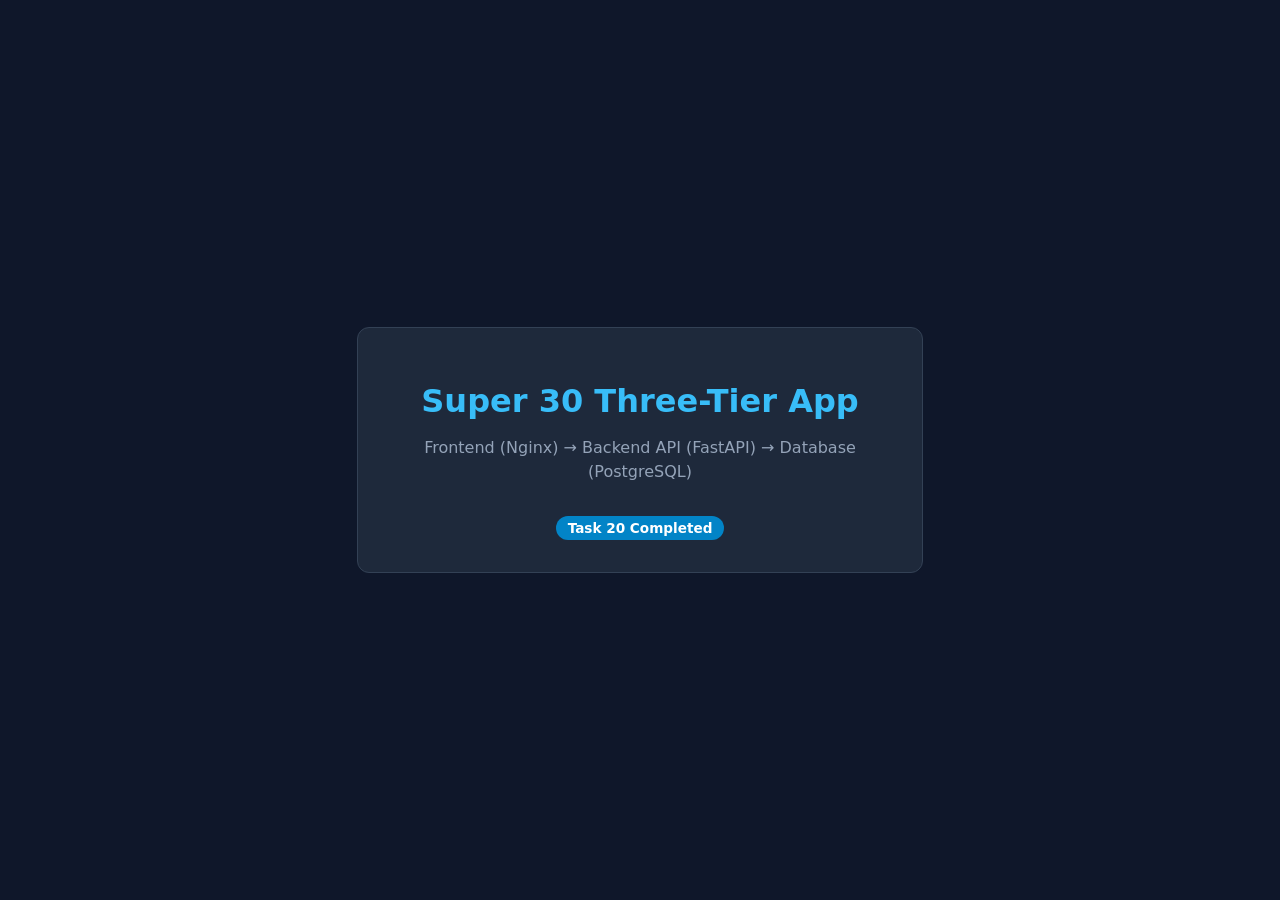
<file: task-20/frontend/index.html>
<!DOCTYPE html>
<html lang="en">
<head>
  <meta charset="UTF-8">
  <title>Three-Tier Docker Architecture Demo</title>
  <style>
    body {
      font-family: system-ui, -apple-system, sans-serif;
      background: #0f172a;
      color: #f8fafc;
      display: flex;
      justify-content: center;
      align-items: center;
      height: 100vh;
      margin: 0;
    }
    .card {
      background: #1e293b;
      padding: 2rem;
      border-radius: 12px;
      border: 1px solid #334155;
      text-align: center;
      max-width: 500px;
    }
    h1 { color: #38bdf8; margin-bottom: 0.5rem; }
    p { color: #94a3b8; line-height: 1.5; }
    .badge {
      display: inline-block;
      padding: 0.25rem 0.75rem;
      background: #0284c7;
      color: #fff;
      border-radius: 9999px;
      font-size: 0.85rem;
      font-weight: 600;
      margin-top: 1rem;
    }
  </style>
</head>
<body>
  <div class="card">
    <h1>Super 30 Three-Tier App</h1>
    <p>Frontend (Nginx) &rarr; Backend API (FastAPI) &rarr; Database (PostgreSQL)</p>
    <div class="badge">Task 20 Completed</div>
  </div>
</body>
</html>
</file>
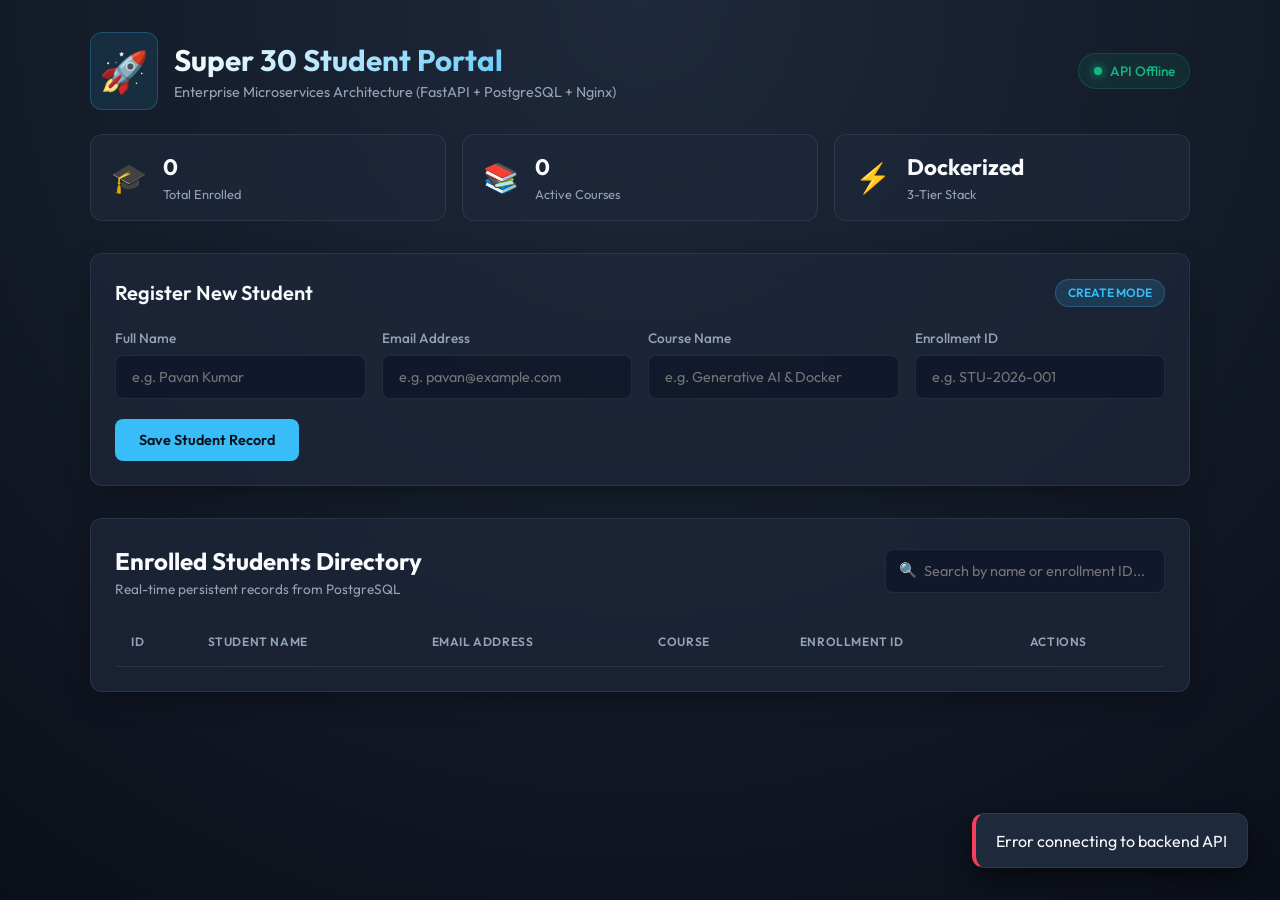
<file: task-23/frontend/src/index.html>
<!DOCTYPE html>
<html lang="en">
<head>
  <meta charset="UTF-8">
  <meta name="viewport" content="width=device-width, initial-scale=1.0">
  <title>Super 30 - Student Management Portal</title>
  <meta name="description" content="Enterprise Microservices Architecture Student Management System powered by FastAPI, PostgreSQL, Nginx, and Docker Compose.">
  <link rel="preconnect" href="https://fonts.googleapis.com">
  <link rel="preconnect" href="https://fonts.gstatic.com" crossorigin>
  <link href="https://fonts.googleapis.com/css2?family=Outfit:wght@300;400;500;600;700&display=swap" rel="stylesheet">
  <link rel="stylesheet" href="styles.css">
</head>
<body>
  <div class="toast-container" id="toastContainer"></div>

  <div class="container">
    <header class="app-header">
      <div class="header-content">
        <div class="brand">
          <div class="logo-icon">🚀</div>
          <div>
            <h1>Super 30 Student Portal</h1>
            <p class="tagline">Enterprise Microservices Architecture (FastAPI + PostgreSQL + Nginx)</p>
          </div>
        </div>
        <div class="system-status">
          <span class="status-indicator active"></span>
          <span class="status-text" id="dbStatus">DB Connected</span>
        </div>
      </div>

      <!-- Stats Grid -->
      <div class="stats-grid">
        <div class="stat-card">
          <div class="stat-icon">🎓</div>
          <div class="stat-info">
            <span class="stat-value" id="statTotalStudents">0</span>
            <span class="stat-label">Total Enrolled</span>
          </div>
        </div>
        <div class="stat-card">
          <div class="stat-icon">📚</div>
          <div class="stat-info">
            <span class="stat-value" id="statTotalCourses">0</span>
            <span class="stat-label">Active Courses</span>
          </div>
        </div>
        <div class="stat-card">
          <div class="stat-icon">⚡</div>
          <div class="stat-info">
            <span class="stat-value">Dockerized</span>
            <span class="stat-label">3-Tier Stack</span>
          </div>
        </div>
      </div>
    </header>

    <main class="main-content">
      <!-- Form Section -->
      <section class="card form-card">
        <div class="card-header">
          <h2 id="formTitle">Register New Student</h2>
          <span class="badge" id="formBadge">Create Mode</span>
        </div>
        <form id="studentForm">
          <input type="hidden" id="studentId">
          <div class="form-grid">
            <div class="form-group">
              <label for="fullName">Full Name</label>
              <input type="text" id="fullName" placeholder="e.g. Pavan Kumar" required>
            </div>
            <div class="form-group">
              <label for="email">Email Address</label>
              <input type="email" id="email" placeholder="e.g. pavan@example.com" required>
            </div>
            <div class="form-group">
              <label for="course">Course Name</label>
              <input type="text" id="course" placeholder="e.g. Generative AI & Docker" required>
            </div>
            <div class="form-group">
              <label for="enrollmentNumber">Enrollment ID</label>
              <input type="text" id="enrollmentNumber" placeholder="e.g. STU-2026-001" required>
            </div>
          </div>
          <div class="btn-group">
            <button type="submit" class="btn primary" id="submitBtn">
              <span>Save Student Record</span>
            </button>
            <button type="button" class="btn secondary" id="cancelBtn" style="display:none;">Cancel</button>
          </div>
        </form>
      </section>

      <!-- Table Section -->
      <section class="card table-card">
        <div class="table-header">
          <div>
            <h2>Enrolled Students Directory</h2>
            <p class="sub-text">Real-time persistent records from PostgreSQL</p>
          </div>
          <div class="search-box">
            <span class="search-icon">🔍</span>
            <input type="text" id="searchInput" placeholder="Search by name or enrollment ID...">
          </div>
        </div>

        <div class="table-responsive">
          <table>
            <thead>
              <tr>
                <th>ID</th>
                <th>Student Name</th>
                <th>Email Address</th>
                <th>Course</th>
                <th>Enrollment ID</th>
                <th>Actions</th>
              </tr>
            </thead>
            <tbody id="studentTableBody">
              <!-- Rendered dynamically -->
            </tbody>
          </table>
        </div>

        <div class="empty-state" id="emptyState" style="display: none;">
          <div class="empty-icon">📂</div>
          <p>No student records found.</p>
        </div>
      </section>
    </main>
  </div>

  <script src="app.js"></script>
</body>
</html>
</file>
<file: task-23/frontend/src/styles.css>
:root {
  --bg: #0b0f19;
  --bg-gradient: radial-gradient(circle at 50% 0%, #1e293b 0%, #0b0f19 100%);
  --surface: rgba(30, 41, 59, 0.7);
  --surface-border: rgba(255, 255, 255, 0.08);
  --surface-hover: rgba(51, 65, 85, 0.8);
  --accent: #38bdf8;
  --accent-glow: rgba(56, 189, 248, 0.25);
  --accent-hover: #0284c7;
  --text: #f8fafc;
  --text-muted: #94a3b8;
  --danger: #f43f5e;
  --danger-hover: #e11d48;
  --success: #10b981;
  --warning: #f59e0b;
  --radius: 12px;
  --shadow: 0 10px 30px -10px rgba(0, 0, 0, 0.5);
  --font-sans: 'Outfit', -apple-system, BlinkMacSystemFont, "Segoe UI", Roboto, sans-serif;
}

* {
  box-sizing: border-box;
  margin: 0;
  padding: 0;
}

body {
  font-family: var(--font-sans);
  background: var(--bg);
  background-image: var(--bg-gradient);
  background-attachment: fixed;
  color: var(--text);
  min-height: 100vh;
  padding: 2rem 1.5rem;
  line-height: 1.5;
}

.container {
  max-width: 1100px;
  margin: 0 auto;
}

/* Header */
.app-header {
  margin-bottom: 2rem;
}

.header-content {
  display: flex;
  justify-content: space-between;
  align-items: center;
  margin-bottom: 1.5rem;
}

.brand {
  display: flex;
  align-items: center;
  gap: 1rem;
}

.logo-icon {
  font-size: 2.5rem;
  background: rgba(56, 189, 248, 0.1);
  padding: 0.5rem;
  border-radius: var(--radius);
  border: 1px solid var(--accent-glow);
}

h1 {
  font-size: 1.85rem;
  font-weight: 700;
  background: linear-gradient(135deg, #ffffff 0%, var(--accent) 100%);
  -webkit-background-clip: text;
  -webkit-text-fill-color: transparent;
}

.tagline {
  color: var(--text-muted);
  font-size: 0.9rem;
}

.system-status {
  display: flex;
  align-items: center;
  gap: 0.5rem;
  background: rgba(16, 185, 129, 0.1);
  border: 1px solid rgba(16, 185, 129, 0.2);
  padding: 0.4rem 0.9rem;
  border-radius: 9999px;
  font-size: 0.85rem;
  font-weight: 500;
  color: var(--success);
}

.status-indicator {
  width: 8px;
  height: 8px;
  border-radius: 50%;
  background: var(--success);
  box-shadow: 0 0 10px var(--success);

}

.status-indicator.active {
  animation: pulse 2s infinite;
}

@keyframes pulse {
  0% { transform: scale(0.95); box-shadow: 0 0 0 0 rgba(16, 185, 129, 0.7); }
  70% { transform: scale(1); box-shadow: 0 0 0 8px rgba(16, 185, 129, 0); }
  100% { transform: scale(0.95); box-shadow: 0 0 0 0 rgba(16, 185, 129, 0); }
}

/* Stats Grid */
.stats-grid {
  display: grid;
  grid-template-columns: repeat(auto-fit, minmax(220px, 1fr));
  gap: 1rem;
}

.stat-card {
  background: var(--surface);
  backdrop-filter: blur(12px);
  border: 1px solid var(--surface-border);
  border-radius: var(--radius);
  padding: 1rem 1.25rem;
  display: flex;
  align-items: center;
  gap: 1rem;
  transition: transform 0.2s ease, border-color 0.2s ease;
}

.stat-card:hover {
  transform: translateY(-2px);
  border-color: var(--accent-glow);
}

.stat-icon {
  font-size: 1.8rem;
}

.stat-info {
  display: flex;
  flex-direction: column;
}

.stat-value {
  font-size: 1.4rem;
  font-weight: 700;
  color: var(--text);
}

.stat-label {
  font-size: 0.8rem;
  color: var(--text-muted);
}

/* Cards & Layout */
.card {
  background: var(--surface);
  backdrop-filter: blur(12px);
  border: 1px solid var(--surface-border);
  border-radius: var(--radius);
  padding: 1.5rem;
  margin-bottom: 2rem;
  box-shadow: var(--shadow);
}

.card-header {
  display: flex;
  justify-content: space-between;
  align-items: center;
  margin-bottom: 1.25rem;
}

.card-header h2 {
  font-size: 1.25rem;
  font-weight: 600;
}

.badge {
  background: rgba(56, 189, 248, 0.15);
  color: var(--accent);
  border: 1px solid var(--accent-glow);
  padding: 0.25rem 0.75rem;
  border-radius: 9999px;
  font-size: 0.75rem;
  font-weight: 600;
  text-transform: uppercase;
}

/* Form */
.form-grid {
  display: grid;
  grid-template-columns: repeat(auto-fit, minmax(220px, 1fr));
  gap: 1rem;
  margin-bottom: 1.25rem;
}

.form-group {
  display: flex;
  flex-direction: column;
  gap: 0.4rem;
}

.form-group label {
  font-size: 0.85rem;
  color: var(--text-muted);
  font-weight: 500;
}

input {
  background: rgba(15, 23, 42, 0.8);
  border: 1px solid var(--surface-border);
  color: var(--text);
  padding: 0.75rem 1rem;
  border-radius: 8px;
  font-size: 0.9rem;
  font-family: inherit;
  transition: all 0.2s ease;
}

input:focus {
  outline: none;
  border-color: var(--accent);
  box-shadow: 0 0 0 3px var(--accent-glow);
}

.btn-group {
  display: flex;
  gap: 0.75rem;
}

.btn {
  padding: 0.75rem 1.5rem;
  border-radius: 8px;
  border: none;
  font-family: inherit;
  font-size: 0.9rem;
  font-weight: 600;
  cursor: pointer;
  transition: all 0.2s ease;
  display: inline-flex;
  align-items: center;
  justify-content: center;
  gap: 0.5rem;
}

.btn.primary {
  background: var(--accent);
  color: #0b0f19;
}

.btn.primary:hover {
  background: var(--accent-hover);
  box-shadow: 0 4px 12px var(--accent-glow);
}

.btn.secondary {
  background: rgba(255, 255, 255, 0.05);
  color: var(--text);
  border: 1px solid var(--surface-border);
}

.btn.secondary:hover {
  background: rgba(255, 255, 255, 0.1);
}

.btn.danger {
  background: rgba(244, 63, 94, 0.15);
  color: var(--danger);
  border: 1px solid rgba(244, 63, 94, 0.3);
  padding: 0.4rem 0.8rem;
  font-size: 0.8rem;
}

.btn.danger:hover {
  background: var(--danger);
  color: white;
}

.btn.edit {
  background: rgba(56, 189, 248, 0.15);
  color: var(--accent);
  border: 1px solid var(--accent-glow);
  padding: 0.4rem 0.8rem;
  font-size: 0.8rem;
}

.btn.edit:hover {
  background: var(--accent);
  color: #0b0f19;
}

/* Table */
.table-header {
  display: flex;
  justify-content: space-between;
  align-items: center;
  flex-wrap: wrap;
  gap: 1rem;
  margin-bottom: 1.25rem;
}

.sub-text {
  font-size: 0.85rem;
  color: var(--text-muted);
}

.search-box {
  position: relative;
  min-width: 280px;
}

.search-icon {
  position: absolute;
  left: 0.9rem;
  top: 50%;
  transform: translateY(-50%);
  font-size: 0.9rem;
  color: var(--text-muted);
}

.search-box input {
  padding-left: 2.4rem;
  width: 100%;
}

.table-responsive {
  overflow-x: auto;
}

table {
  width: 100%;
  border-collapse: collapse;
  text-align: left;
}

th, td {
  padding: 0.9rem 1rem;
  border-bottom: 1px solid var(--surface-border);
  font-size: 0.9rem;
}

th {
  color: var(--text-muted);
  font-size: 0.75rem;
  text-transform: uppercase;
  letter-spacing: 0.05em;
  font-weight: 600;
}

tbody tr {
  transition: background 0.15s ease;
}

tbody tr:hover {
  background: rgba(255, 255, 255, 0.03);
}

.action-btns {
  display: flex;
  gap: 0.5rem;
}

.empty-state {
  text-align: center;
  padding: 3rem 1rem;
  color: var(--text-muted);
}

.empty-icon {
  font-size: 2.5rem;
  margin-bottom: 0.5rem;
}

/* Toast Notifications */
.toast-container {
  position: fixed;
  bottom: 2rem;
  right: 2rem;
  z-index: 1000;
  display: flex;
  flex-direction: column;
  gap: 0.75rem;
}

.toast {
  background: #1e293b;
  border: 1px solid var(--surface-border);
  color: var(--text);
  padding: 0.9rem 1.25rem;
  border-radius: var(--radius);
  box-shadow: 0 10px 25px rgba(0, 0, 0, 0.5);
  display: flex;
  align-items: center;
  gap: 0.75rem;
  animation: slideIn 0.3s ease;
}

.toast.success { border-left: 4px solid var(--success); }
.toast.error { border-left: 4px solid var(--danger); }

@keyframes slideIn {
  from { transform: translateX(100%); opacity: 0; }
  to { transform: translateX(0); opacity: 1; }
}
</file>
